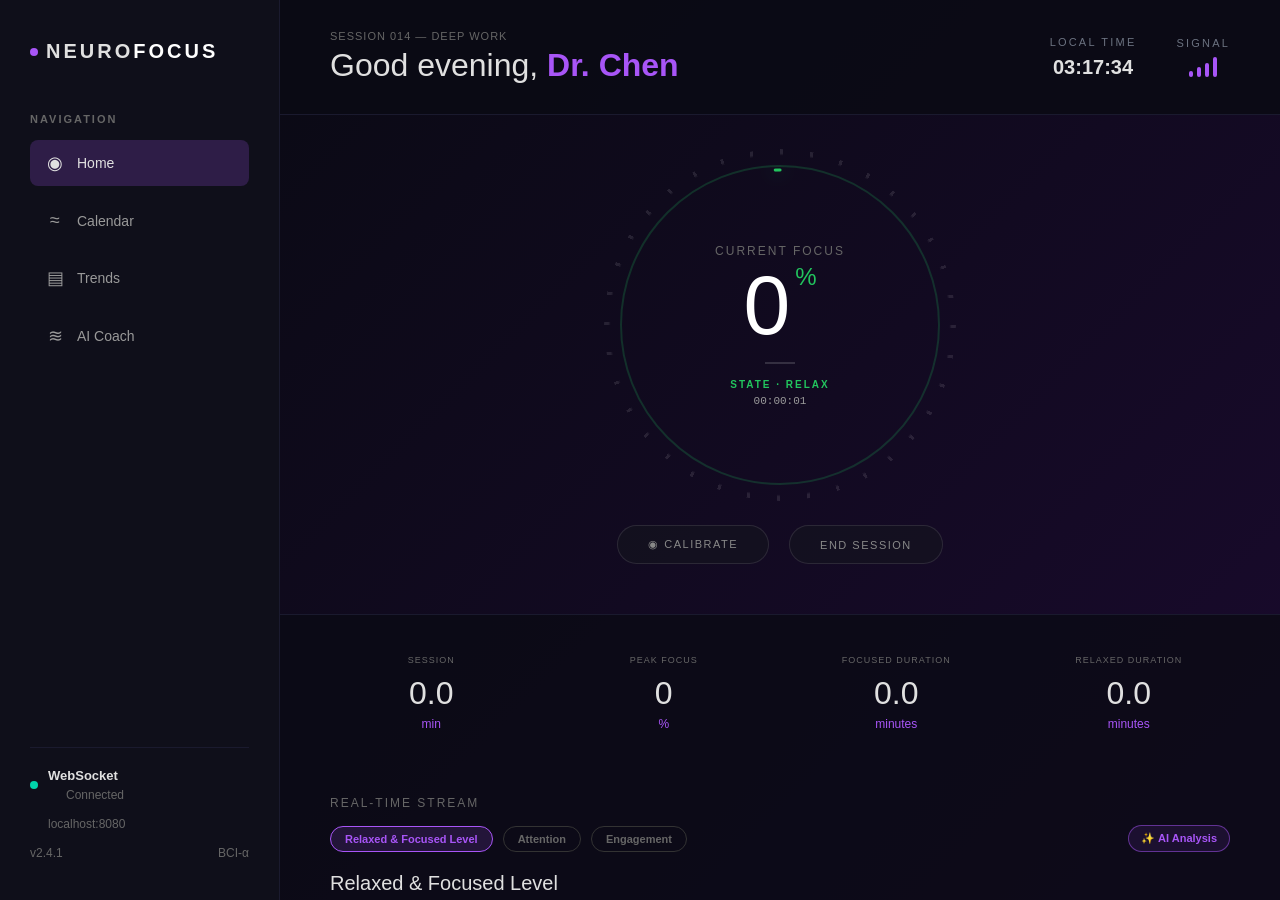
<file: index.html>
<!DOCTYPE html>
<html lang="en">
<head>
    <meta charset="UTF-8">
    <meta name="viewport" content="width=device-width, initial-scale=1.0">
    <title>NEUROFOCUS - Session Tracking</title>
    <link rel="stylesheet" href="style.css">
</head>
<body>
    <div class="container">
        <div class="sidebar">
            <div class="logo">
                <div class="logo-dot"></div>
                <div><span class="logo-text">NEURO</span><span class="logo-flow">FOCUS</span></div>
            </div>

            <div class="nav-section">
                <div class="nav-label">Navigation</div>
                <div class="nav-items">
                    <a href="index.html" class="nav-item active" style="text-decoration: none;">
                        <span class="nav-icon">◉</span>
                        <span>Home</span>
                    </a>
                    <a href="calendar.html" class="nav-item" style="text-decoration: none;">
                        <span class="nav-icon">≈</span>
                        <span>Calendar</span>
                    </a>
                    <a href="trends.html" class="nav-item" style="text-decoration: none;">
                        <span class="nav-icon">▤</span>
                        <span>Trends</span>
                    </a>
                    <a href="ai-coach.html" class="nav-item" style="text-decoration: none;">
                        <span class="nav-icon">≋</span>
                        <span>AI Coach</span>
                    </a>
                </div>
            </div>

            <div class="connection-status">
                <div class="status-item">
                    <div class="status-dot"></div>
                    <div>
                        <div class="status-label">WebSocket</div>
                        <div class="status-value">Connected</div>
                    </div>
                </div>
                <div class="status-value">localhost:8080</div>

                <div class="version">
                    <span>v2.4.1</span>
                    <span>BCI-α</span>
                </div>
            </div>
        </div>

        <div class="main-content">
            <div class="header">
                <div class="header-left">
                    <div class="header-session">SESSION 014 — DEEP WORK</div>
                    <div class="header-title">Good evening, <span class="name">Dr. Chen</span></div>
                </div>
                <div class="header-right">
                    <div class="status-block">
                        <div class="header-label">LOCAL TIME</div>
                        <div class="time" id="current-time">00:00:00</div>
                    </div>
                    
                    <div class="status-block">
                        <div class="header-label">SIGNAL</div>
                        <div class="signal-bars">
                            <div class="bar"></div>
                            <div class="bar"></div>
                            <div class="bar"></div>
                            <div class="bar"></div>
                        </div>
                    </div>
                </div>
            </div>

            <div class="main-area">
                <div class="focus-circle">
                    <div class="circle-ticks"></div>
                    <div class="circle-bg"></div>
                    <svg class="circle-progress-svg" viewBox="0 0 320 320" width="320" height="320">
                        <defs>
                            <filter id="haloGlow">
                                <feGaussianBlur stdDeviation="3" result="coloredBlur"/>
                                <feMerge>
                                    <feMergeNode in="coloredBlur"/>
                                    <feMergeNode in="SourceGraphic"/>
                                </feMerge>
                            </filter>
                        </defs>
                        <circle class="circle-progress" cx="160" cy="160" r="155" id="progressRing" filter="url(#haloGlow)"/>
                    </svg>
                    <div class="circle-inner">
                        <div class="focus-label">CURRENT FOCUS</div>
                        <div class="focus-number">
                            <span class="focus-value">0</span><span class="focus-percent">%</span>
                        </div>
                        <div class="circle-divider"></div>
                        <div class="app-state" id="app-state">STATE · IDLE</div>
                        <div class="session-timer" id="session-timer">00:00:00</div>
                    </div>
                </div>

                <div class="button-group">
                    <button class="btn primary">◉ CALIBRATE</button>
                    <button class="btn">END SESSION</button>
                </div>
            </div>

            <div class="bottom-section">
                <div class="metrics-grid">
                    <div class="metric">
                        <div class="metric-label">Session</div>
                        <div class="metric-value" id="metric-session">0.0</div>
                        <div class="metric-unit">min</div>
                        <div class="metric-change up" id="metric-session-change"></div>
                    </div>
                    <div class="metric">
                        <div class="metric-label">Peak Focus</div>
                        <div class="metric-value" id="metric-peak-focus">0</div>
                        <div class="metric-unit">%</div>
                        <div class="metric-change up" id="metric-peak-change"></div>
                    </div>
                    <div class="metric">
                        <div class="metric-label">Focused Duration</div>
                        <div class="metric-value" id="metric-focus-duration">0.0</div>
                        <div class="metric-unit">minutes</div>
                        <div class="metric-change up" id="metric-focus-change"></div>
                    </div>
                    <div class="metric">
                        <div class="metric-label">Relaxed Duration</div>
                        <div class="metric-value" id="metric-relax-duration">0.0</div>
                        <div class="metric-unit">minutes</div>
                        <div class="metric-change" id="metric-relax-change"></div>
                    </div>
                </div>

                <div class="realtime-section">
                    <div class="realtime-header" style="margin-bottom: 15px;">
                        <div class="realtime-title">Real-Time Stream</div>
                    </div>

                    <div class="stream-controls" style="display: flex; justify-content: space-between; align-items: center; margin-bottom: 20px; flex-wrap: wrap; gap: 10px;">
                        <div class="band-switcher" style="margin-bottom: 0;">
                            <button class="band-btn active" data-band="Relaxed & Focused Level" data-freq="9.9" data-amp="34">Relaxed & Focused Level</button>
                            <button class="band-btn" data-band="Attention" data-freq="18.5" data-amp="15">Attention</button>
                            <button class="band-btn" data-band="Engagement" data-freq="6.1" data-amp="42">Engagement</button>
                        </div>
                        <button class="btn-ai-analysis" id="btn-ai-analysis" style="flex-shrink: 0;">✨ AI Analysis</button>
                    </div>

                    <div class="stream-name" id="current-stream-name">Relaxed & Focused Level</div>
                    
                    <div class="stream-info">
                        <div class="stream-stat">
                            <div class="stream-stat-label">Freq</div>
                            <div class="stream-stat-value" id="stat-freq">9.9<span class="unit"> Hz</span></div>
                        </div>
                        <div class="stream-stat">
                            <div class="stream-stat-label">Amp</div>
                            <div class="stream-stat-value" id="stat-amp">0<span class="unit">µV</span></div>
                        </div>
                        <div>
                            <div class="live-badge">
                                <div class="live-dot"></div>
                                <span>LIVE</span>
                            </div>
                        </div>
                    </div>

                    <div class="waveform-container">
                        <svg id="waveform" viewBox="0 0 1000 100">
                            <defs>
                                <linearGradient id="waveGradient" x1="0%" y1="0%" x2="0%" y2="100%">
                                    <stop offset="0%" style="stop-color:#a855f7;stop-opacity:0.6" />
                                    <stop offset="100%" style="stop-color:#a855f7;stop-opacity:0.1" />
                                </linearGradient>
                            </defs>
                            <path id="wavePath" fill="url(#waveGradient)" stroke="none" d=""/>
                            <polyline id="waveStroke" fill="none" stroke="#a855f7" stroke-width="2" points=""/>
                            <circle id="waveDot" r="3" fill="#ffffff" cx="0" cy="0" filter="drop-shadow(0 0 4px rgba(255,255,255,0.8))"/>
                        </svg>
                    </div>

                    <div class="time-markers" id="time-axis-labels">
                        <span>-30s</span>
                        <span>-20s</span>
                        <span>-10s</span>
                        <span>-5s</span>
                        <span>NOW</span>
                    </div>
                </div>

                <div class="ai-analysis-panel" id="ai-analysis-panel" style="display: none;">
                    <div class="ai-analysis-header">🤖 AI Coach Insights</div>
                    <div class="ai-analysis-content">
                        </div>
                </div>
            </div>

            <div class="bottom-nav">
                <div class="nav-tab active" data-tab="home">
                    <span class="tab-icon">🏠</span>
                    <span class="tab-label">Home</span>
                </div>
                <div class="nav-tab" data-tab="calendar">
                    <span class="tab-icon">📅</span>
                    <span class="tab-label">Calendar</span>
                </div>
                <div class="nav-tab" data-tab="trends">
                    <span class="tab-icon">📊</span>
                    <span class="tab-label">Trends</span>
                </div>
                <div class="nav-tab" data-tab="coach">
                    <span class="tab-icon">🤖</span>
                    <span class="tab-label">AI Coach</span>
                </div>
            </div>
        </div>
    </div>
    <script src="script.js"></script>
</body>
</html>
</file>
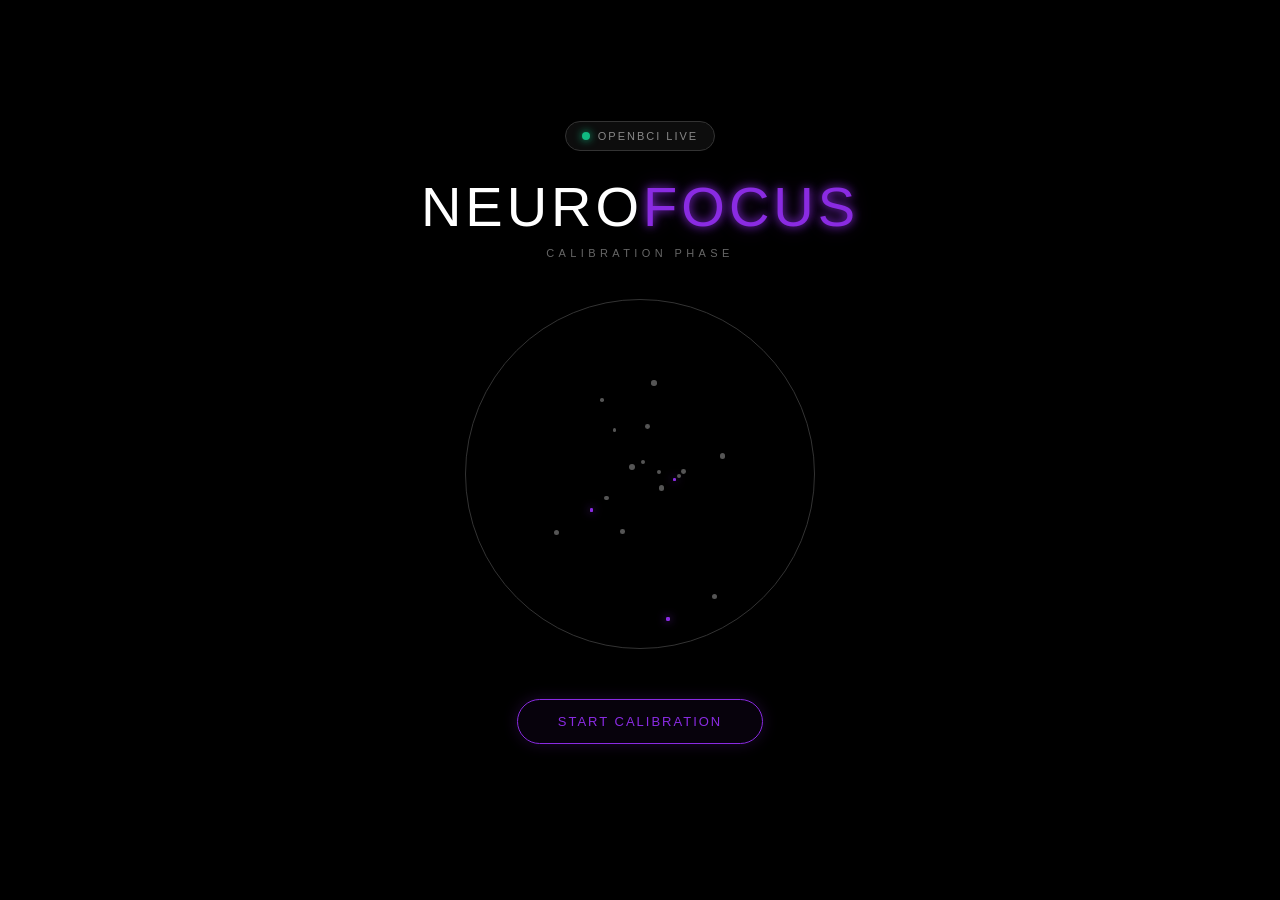
<file: calibration.html>
<!DOCTYPE html>
<html lang="en">
<head>
    <meta charset="UTF-8">
    <meta name="viewport" content="width=device-width, initial-scale=1.0">
    <title>NeuroFOCUS - Calibration</title>
    <style>
        * {
            margin: 0;
            padding: 0;
            box-sizing: border-box;
        }

        body {
            width: 100%;
            height: 100vh;
            background-color: #000000;
            font-family: 'Inter', -apple-system, BlinkMacSystemFont, 'Segoe UI', Roboto, sans-serif;
            display: flex;
            align-items: center;
            justify-content: center;
            overflow: hidden; 
        }

        .container {
            display: flex;
            flex-direction: column;
            align-items: center;
            justify-content: center;
            width: 100%;
            height: 100%;
            padding: 20px;
        }

        /* ============ STATUS BADGE ============ */
        .status-badge {
            display: flex;
            align-items: center;
            gap: 8px;
            padding: 8px 16px;
            border: 1px solid #333;
            background: rgba(255, 255, 255, 0.05);
            border-radius: 50px;
            margin-bottom: 28px;
            animation: fadeInDown 0.6s ease-out 0.2s both;
        }

        .status-dot {
            width: 8px;
            height: 8px;
            border-radius: 50%;
            background-color: #10B981;
            box-shadow: 0 0 8px #10B981;
            animation: pulse-glow 2s ease-in-out infinite;
        }

        .status-text {
            font-size: 11px;
            color: #888;
            letter-spacing: 2px;
            text-transform: uppercase;
            font-weight: 500;
        }

        @keyframes pulse-glow {
            0%, 100% {
                box-shadow: 0 0 8px #10B981, 0 0 12px rgba(16, 185, 129, 0.4);
                opacity: 0.8;
            }
            50% {
                box-shadow: 0 0 16px #10B981, 0 0 24px rgba(16, 185, 129, 0.6);
                opacity: 1;
            }
        }

        /* ============ TITLE ============ */
        .title-section {
            display: flex;
            flex-direction: column;
            align-items: center;
            gap: 12px;
            margin-bottom: 40px;
            animation: fadeInDown 0.6s ease-out 0.4s both;
        }

        .title {
            font-size: 56px;
            font-weight: 300;
            letter-spacing: 4px;
            line-height: 1;
        }

        .title-neuro {
            color: #ffffff;
        }

        .title-flow {
            color: #8A2BE2;
            text-shadow: 0 0 10px #8A2BE2, 0 0 20px rgba(138, 43, 226, 0.3);
        }

        .subtitle {
            font-size: 11px;
            color: #666;
            letter-spacing: 0.4em;
            text-transform: uppercase;
            font-weight: 400;
        }

        /* ============ CENTER SIMULATOR CIRCLE ============ */
        .simulator-circle {
            position: relative;
            width: 350px;
            height: 350px;
            aspect-ratio: 1 / 1;
            border: 1px solid #333;
            border-radius: 50%;
            margin-bottom: 50px; 
            animation: fadeIn 0.8s ease-out 0.6s both;
            flex-shrink: 0;
        }

        .particle {
            position: absolute;
            border-radius: 50%;
            pointer-events: none;
        }

        .particle-dot {
            width: 100%;
            height: 100%;
            border-radius: 50%;
            background-color: #555;
        }

        .particle-purple {
            background-color: #8A2BE2 !important;
            box-shadow: 0 0 8px #8A2BE2;
        }

        .particle-purple .particle-dot {
            background-color: #8A2BE2 !important;
        }

        @keyframes purple-pulse {
            0%, 100% {
                box-shadow: 0 0 8px #8A2BE2, 0 0 12px rgba(138, 43, 226, 0.4);
            }
            50% {
                box-shadow: 0 0 16px #8A2BE2, 0 0 20px rgba(138, 43, 226, 0.6);
            }
        }

        /* ============ PROGRESS SECTION ============ */
        .progress-section {
            display: flex;
            flex-direction: column;
            align-items: center;
            width: 100%;
            min-height: 80px; 
            animation: fadeInUp 0.6s ease-out 0.8s both;
        }

        .start-btn {
            padding: 14px 40px;
            background: rgba(138, 43, 226, 0.05);
            border: 1px solid #8A2BE2;
            color: #8A2BE2;
            font-size: 13px;
            letter-spacing: 2px;
            text-transform: uppercase;
            font-weight: 500;
            border-radius: 30px;
            cursor: pointer;
            transition: all 0.3s ease;
            box-shadow: 0 0 15px rgba(138, 43, 226, 0.2);
        }

        .start-btn:hover {
            background: rgba(138, 43, 226, 0.2);
            box-shadow: 0 0 25px rgba(138, 43, 226, 0.5);
            transform: translateY(-2px);
            color: #ffffff;
        }

        .hidden {
            display: none !important;
        }

        .progress-content {
            display: flex;
            flex-direction: column;
            align-items: center;
            width: 100%;
            animation: fadeIn 0.5s ease-out;
        }

        .calibration-text {
            color: #ccc;
            font-size: 18px; 
            font-weight: 300;
            letter-spacing: 1px;
            margin-bottom: 24px; 
        }

        .progress-bar-container {
            width: 500px;
            height: 4px;
            background-color: #222;
            border-radius: 2px;
            overflow: hidden;
            box-shadow: inset 0 0 4px rgba(0, 0, 0, 0.5);
            margin-bottom: 8px; 
        }

        .progress-bar-fill {
            width: 0%;
            height: 100%;
            background-color: #8A2BE2;
            box-shadow: 0 0 10px #8A2BE2, inset 0 0 4px rgba(138, 43, 226, 0.5);
            transition: width 0.1s linear;
            border-radius: 2px;
        }

        .progress-stats {
            display: flex;
            justify-content: space-between;
            width: 500px;
        }

        .stat-label {
            font-size: 11px;
            color: #666;
            letter-spacing: 0.1em;
            text-transform: uppercase;
            font-weight: 500;
        }

        .stat-percentage {
            font-size: 11px;
            color: #8A2BE2;
            letter-spacing: 0.05em;
            font-weight: 600;
        }

        /* ============ COMPLETION MESSAGE ============ */
        .completion-message {
            position: fixed;
            top: 50%;
            left: 50%;
            transform: translate(-50%, -50%);
            font-size: 20px;
            color: #ffffff;
            font-weight: 300;
            letter-spacing: 1px;
            opacity: 0;
            pointer-events: none;
            transition: opacity 0.5s ease-out;
        }

        .completion-message.show {
            opacity: 1;
        }

        /* ============ ANIMATIONS ============ */
        @keyframes fadeInDown {
            from { opacity: 0; transform: translateY(-20px); }
            to { opacity: 1; transform: translateY(0); }
        }

        @keyframes fadeInUp {
            from { opacity: 0; transform: translateY(20px); }
            to { opacity: 1; transform: translateY(0); }
        }

        @keyframes fadeIn {
            from { opacity: 0; }
            to { opacity: 1; }
        }
    </style>
</head>
<body>
    <div class="container">
        <div class="status-badge">
            <div class="status-dot"></div>
            <span class="status-text">Openbci Live</span>
        </div>

        <div class="title-section">
            <h1 class="title">
                <span class="title-neuro">NEURO</span><span class="title-flow">FOCUS</span>
            </h1>
            <p class="subtitle">Calibration Phase</p>
        </div>

        <div class="simulator-circle" id="simulatorCircle"></div>

        <div class="progress-section">
            <button id="startBtn" class="start-btn">Start Calibration</button>
            
            <div id="progressContent" class="progress-content hidden">
                <p class="calibration-text">Calibrating... Keep Relaxing</p>
                <div class="progress-bar-container">
                    <div class="progress-bar-fill" id="progressBarFill"></div>
                </div>
                <div class="progress-stats">
                    <span class="stat-label">Signal Lock</span>
                    <span class="stat-percentage" id="progressPercentage">0%</span>
                </div>
            </div>
        </div>

        <div class="completion-message" id="completionMessage">
            Calibration Complete
        </div>
    </div>

    <script>
        const CONFIG = {
            CIRCLE_RADIUS: 175,
            PARTICLE_COUNT: 18,
            PURPLE_PARTICLE_COUNT: 3,
            PARTICLE_SIZE_MIN: 3,
            PARTICLE_SIZE_MAX: 6,
            ANIMATION_DURATION: 12000, // 总时长（不含停顿）
            PAUSE_TIME: 2000,         // 在 25% 处停顿的时间（2秒）
            COMPLETION_DELAY: 1500,
        };

        class Particle {
            constructor(isPurple = false) {
                this.isPurple = isPurple;
                this.size = Math.random() * (CONFIG.PARTICLE_SIZE_MAX - CONFIG.PARTICLE_SIZE_MIN) + CONFIG.PARTICLE_SIZE_MIN;
                const angle = Math.random() * Math.PI * 2;
                const distance = Math.random() * CONFIG.CIRCLE_RADIUS * 0.7;
                this.x = Math.cos(angle) * distance;
                this.y = Math.sin(angle) * distance;
                const speed = 0.3 + Math.random() * 0.5;
                const velocityAngle = Math.random() * Math.PI * 2;
                this.vx = Math.cos(velocityAngle) * speed;
                this.vy = Math.sin(velocityAngle) * speed;
                this.element = document.createElement('div');
                this.element.className = `particle ${isPurple ? 'particle-purple' : ''}`;
                this.element.style.width = `${this.size}px`;
                this.element.style.height = `${this.size}px`;
                this.element.style.left = `calc(50% + ${this.x}px - ${this.size / 2}px)`;
                this.element.style.top = `calc(50% + ${this.y}px - ${this.size / 2}px)`;
                if (isPurple) {
                    this.element.style.animation = 'purple-pulse 3s ease-in-out infinite';
                }
                const dot = document.createElement('div');
                dot.className = 'particle-dot';
                this.element.appendChild(dot);
            }
            update() {
                this.x += this.vx;
                this.y += this.vy;
                const distance = Math.sqrt(this.x ** 2 + this.y ** 2);
                const maxDistance = CONFIG.CIRCLE_RADIUS - this.size / 2;
                if (distance > maxDistance) {
                    const angle = Math.atan2(this.y, this.x);
                    this.x = Math.cos(angle) * maxDistance;
                    this.y = Math.sin(angle) * maxDistance;
                    const bounceAngle = angle + Math.PI + (Math.random() - 0.5) * 0.4;
                    const speed = Math.sqrt(this.vx ** 2 + this.vy ** 2);
                    this.vx = Math.cos(bounceAngle) * speed;
                    this.vy = Math.sin(bounceAngle) * speed;
                }
                this.element.style.left = `calc(50% + ${this.x}px - ${this.size / 2}px)`;
                this.element.style.top = `calc(50% + ${this.y}px - ${this.size / 2}px)`;
            }
        }

        class ParticleManager {
            constructor(container) {
                this.container = container;
                this.particles = [];
                this.animationId = null;
                this.init();
            }
            init() {
                for (let i = 0; i < CONFIG.PARTICLE_COUNT; i++) {
                    const isPurple = i < CONFIG.PURPLE_PARTICLE_COUNT;
                    const particle = new Particle(isPurple);
                    this.particles.push(particle);
                    this.container.appendChild(particle.element);
                }
                this.animate();
            }
            animate = () => {
                this.particles.forEach(particle => particle.update());
                this.animationId = requestAnimationFrame(this.animate);
            }
            stop() {
                if (this.animationId) cancelAnimationFrame(this.animationId);
            }
        }

        class CalibrationController {
            constructor() {
                this.isComplete = false;
                this.startBtn = document.getElementById('startBtn');
                this.progressContent = document.getElementById('progressContent');
                this.progressBar = document.getElementById('progressBarFill');
                this.progressPercentage = document.getElementById('progressPercentage');
                this.completionMessage = document.getElementById('completionMessage');
                this.simulatorCircle = document.getElementById('simulatorCircle');
                this.particleManager = new ParticleManager(this.simulatorCircle);

                this.startBtn.addEventListener('click', () => {
                    this.startBtn.classList.add('hidden');
                    this.progressContent.classList.remove('hidden');
                    this.startCalibration();
                });
            }

            startCalibration() {
                this.startTime = Date.now(); 

                const updateInterval = setInterval(() => {
                    if (this.isComplete) {
                        clearInterval(updateInterval);
                        return;
                    }

                    const elapsed = Date.now() - this.startTime;
                    let progress = 0;

                    // 计算非线性进度逻辑
                    // 1. 第一阶段: 0% -> 25% (用掉总时长的 1/4)
                    const firstPhaseDuration = CONFIG.ANIMATION_DURATION / 4;
                    
                    if (elapsed < firstPhaseDuration) {
                        progress = (elapsed / firstPhaseDuration) * 25;
                    } 
                    // 2. 第二阶段: 卡在 25% (持续 PAUSE_TIME)
                    else if (elapsed < firstPhaseDuration + CONFIG.PAUSE_TIME) {
                        progress = 25;
                    } 
                    // 3. 第三阶段: 25% -> 100% (加速载入，用掉剩余时长)
                    else {
                        const remainingElapsed = elapsed - firstPhaseDuration - CONFIG.PAUSE_TIME;
                        const remainingDuration = CONFIG.ANIMATION_DURATION * 0.75; // 剩余 75% 的进度
                        // 加快速度：我们将原本需要 0.75 时长的进度在更短时间内完成
                        // 这里设置加速倍率为 1.5
                        const accelFactor = 1.8; 
                        progress = 25 + (remainingElapsed / (remainingDuration / accelFactor)) * 75;
                    }

                    progress = Math.min(progress, 100);

                    this.progressBar.style.width = `${progress}%`;
                    this.progressPercentage.textContent = `${Math.round(progress)}%`;

                    if (progress >= 100) {
                        this.complete();
                        clearInterval(updateInterval);
                    }
                }, 30);
            }

            complete() {
                this.isComplete = true;
                this.particleManager.stop();
                this.completionMessage.classList.add('show');
                this.progressPercentage.style.color = '#10B981';
                this.progressPercentage.textContent = '100%';
                setTimeout(() => {
                    window.location.href = 'index.html';
                }, CONFIG.COMPLETION_DELAY);
            }
        }

        document.addEventListener('DOMContentLoaded', () => {
            new CalibrationController();
        });
    </script>
</body>
</html>
</file>
<file: style.css>
* {
    margin: 0;
    padding: 0;
    box-sizing: border-box;
}

:root {
    /* 默认加载时使用 RELAX 状态的颜色，防止出现灰色 */
    --accent-color: #22C55E;
    --accent-color-light: rgba(34, 197, 94, 0.2);
    --accent-glow: rgba(34, 197, 94, 0.4);
    --state-label: "RELAX";
    transition: --accent-color 0.5s ease, --accent-color-light 0.5s ease, --accent-glow 0.5s ease;
}

/* FOCUS State (紫色) */
:root.state-focus {
    --accent-color: #a855f7;
    --accent-color-light: rgba(168, 85, 247, 0.2);
    --accent-glow: rgba(168, 85, 247, 0.4);
    --state-label: "FOCUS";
}

/* RELAX State (绿色) */
:root.state-relax {
    --accent-color: #22C55E;
    --accent-color-light: rgba(34, 197, 94, 0.2);
    --accent-glow: rgba(34, 197, 94, 0.4);
    --state-label: "RELAX";
}



body {
    font-family: 'Segoe UI', Tahoma, Geneva, Verdana, sans-serif;
    background: #0a0a14;
    color: #e0e0e0;
    overflow-x: hidden;
}

.container {
    display: flex;
    height: 100vh;
    background: #0a0a14;
}

/* ===== SIDEBAR ===== */
.sidebar {
    width: 280px;
    background: #0f0f1a;
    padding: 40px 30px;
    border-right: 1px solid #1a1a2e;
    display: flex;
    flex-direction: column;
    overflow-y: auto;
}

.logo {
    font-size: 20px;
    font-weight: 600;
    margin-bottom: 50px;
    letter-spacing: 3px;
    display: flex;
    align-items: center;
    gap: 8px;
}

.logo-dot {
    width: 8px;
    height: 8px;
    background: #a855f7;
    border-radius: 50%;
}

.logo-text { color: #e0e0e0; }
.logo-flow { font-weight: 700; color: #ffffff; }

.nav-section { margin-bottom: 40px; }

.nav-label {
    font-size: 11px;
    color: #666;
    text-transform: uppercase;
    letter-spacing: 2px;
    margin-bottom: 15px;
    font-weight: 600;
}

.nav-items { display: flex; flex-direction: column; gap: 12px; }

.nav-item {
    display: flex;
    align-items: center;
    gap: 12px;
    padding: 12px 15px;
    cursor: pointer;
    border-radius: 8px;
    transition: all 0.3s;
    color: #999;
    font-size: 14px;
}

.nav-item:hover { background: rgba(168, 85, 247, 0.1); color: #e0e0e0; }
.nav-item.active { background: rgba(168, 85, 247, 0.2); color: #e0e0e0; }
.nav-icon { font-size: 18px; width: 20px; text-align: center; }

.connection-status { margin-top: auto; border-top: 1px solid #1a1a2e; padding-top: 20px; }
.status-item { display: flex; align-items: center; gap: 10px; margin-bottom: 15px; font-size: 13px; }
.status-dot { width: 8px; height: 8px; background: #00d4aa; border-radius: 50%; }
.status-label { font-weight: 600; }
.status-value { color: #666; font-size: 12px; margin-top: 5px; margin-left: 18px; }
.version { font-size: 12px; color: #666; margin-top: 15px; display: flex; justify-content: space-between; }

/* ===== MAIN CONTENT ===== */
.main-content {
    flex: 1;
    display: flex;
    flex-direction: column;
    overflow-y: auto;
    background: linear-gradient(135deg, #0a0a14 0%, #1a0a2e 100%);
    position: relative; /* 为绝对定位做准备 */
}

/* HEADER */
.header {
    padding: 30px 50px;
    display: flex;
    justify-content: space-between;
    align-items: center;
    border-bottom: 1px solid #1a1a2e;
    background: rgba(10, 10, 20, 0.9);
}

.header-left { display: flex; flex-direction: column; gap: 5px; }
.header-session { font-size: 11px; color: #666; text-transform: uppercase; letter-spacing: 1px; }
.header-title { font-size: 32px; font-weight: 300; }
.header-title .name { color: #a855f7; font-weight: 600; }

.header-right { display: flex; align-items: center; gap: 40px; }
.status-block { display: flex; flex-direction: column; align-items: center; gap: 8px; }
.header-label { font-size: 11px; color: #6b7280; letter-spacing: 0.2em; text-transform: uppercase; }
.time { font-size: 20px; font-weight: 600; }

.signal-bars { display: flex; align-items: flex-end; gap: 4px; height: 20px; }
.bar {
    width: 4px; background-color: #a855f7; border-radius: 2px;
    transform-origin: bottom; animation: signal-bounce 1s infinite alternate ease-in-out; 
}
.bar:nth-child(1) { height: 6px; animation-delay: 0.1s; }
.bar:nth-child(2) { height: 10px; animation-delay: 0.3s; }
.bar:nth-child(3) { height: 14px; animation-delay: 0.5s; }
.bar:nth-child(4) { height: 20px; animation-delay: 0.7s; }

@keyframes signal-bounce {
    0% { transform: scaleY(0.6); }
    100% { transform: scaleY(1.1); }
}

/* MAIN AREA */
.main-area {
    padding: 50px;
    display: flex;
    flex-direction: column;
    align-items: center;
    justify-content: center;
}

.focus-circle {
    position: relative; width: 320px; height: 320px; margin-bottom: 40px;
    display: flex; align-items: center; justify-content: center;
}

.circle-bg {
    position: absolute; width: 100%; height: 100%; border-radius: 50%;
    border: 2px solid var(--accent-color-light);
    transition: border-color 0.5s ease;
}

.circle-ticks {
    position: absolute; width: 110%; height: 110%; border-radius: 50%;
    background: repeating-conic-gradient(from 0deg, rgba(255, 255, 255, 0.1) 0deg, rgba(255, 255, 255, 0.1) 1deg, transparent 1deg, transparent 10deg);
    -webkit-mask: radial-gradient(transparent 68%, black 69%);
    mask: radial-gradient(transparent 68%, black 69%);
    pointer-events: none;
}

.circle-progress-svg {
    position: absolute;
    width: 100%;
    height: 100%;
    transform: rotate(-90deg);
}

.circle-progress {
    fill: none;
    stroke: var(--accent-color);
    stroke-width: 3;
    stroke-linecap: round;
    stroke-dasharray: 971.24;
    stroke-dashoffset: 0;
    filter: drop-shadow(0 0 8px var(--accent-glow));
    transition: stroke 0.5s ease, filter 0.5s ease, stroke-dashoffset 0.6s ease;
}

.circle-inner {
    position: absolute; z-index: 2; display: flex; flex-direction: column;
    align-items: center; justify-content: center;
}

.focus-label { font-size: 12px; color: #666; letter-spacing: 2px; margin-bottom: 5px; }
.focus-value { font-size: 84px; font-weight: 300; color: #ffffff; line-height: 1; }
.focus-percent { font-size: 24px; color: var(--accent-color); vertical-align: top; margin-left: 5px; transition: color 0.5s ease; }
.circle-divider { width: 30px; height: 2px; background: rgba(255, 255, 255, 0.15); margin: 15px 0; }
.app-state { font-size: 10px; color: var(--accent-color); letter-spacing: 2px; margin-top: 0; font-weight: 600; text-transform: uppercase; transition: color 0.5s ease; }
.session-timer { font-size: 11px; color: #999; margin-top: 5px; font-family: 'Courier New', monospace; }

/* BUTTONS */
.button-group {
    display: flex; gap: 20px; justify-content: center; z-index: 10;
}

.btn {
    display: flex; align-items: center; gap: 8px; padding: 12px 30px;
    background: rgba(20, 20, 30, 0.6); color: #888; border: 1px solid rgba(255, 255, 255, 0.1);
    border-radius: 30px; cursor: pointer; font-size: 11px; font-weight: 500;
    letter-spacing: 1.5px; transition: all 0.3s;
}

.btn:hover { border-color: rgba(168, 85, 247, 0.5); color: #fff; }
.btn-calibrate .dot { width: 6px; height: 6px; background-color: #a855f7; border-radius: 50%; box-shadow: 0 0 8px #a855f7; }

/* BOTTOM SECTION */
.bottom-section { padding: 40px 50px; background: rgba(10, 10, 20, 0.8); border-top: 1px solid #1a1a2e; }
.metrics-grid { display: grid; grid-template-columns: repeat(4, 1fr); gap: 30px; margin-bottom: 60px; }
.metric { text-align: center; }
.metric-label { font-size: 9px; color: #666; text-transform: uppercase; letter-spacing: 1px; margin-bottom: 10px; }
.metric-value { font-size: 32px; font-weight: 300; color: #e0e0e0; margin-bottom: 5px; }
.metric-unit { font-size: 12px; color: #a855f7; }
.metric-change { font-size: 11px; color: #666; margin-top: 5px; }
.metric-change.up { color: #00d4aa; }

/* REAL-TIME STREAM */
.realtime-section { margin-bottom: 40px; }
.realtime-title { font-size: 12px; color: #666; letter-spacing: 2px; text-transform: uppercase; }
.stream-name { font-size: 20px; font-weight: 300; color: #e0e0e0; margin-bottom: 20px; }
.stream-info { display: flex; gap: 40px; align-items: center; margin-bottom: 30px; }
.stream-stat { display: flex; flex-direction: column; gap: 5px; }
.stream-stat-label { font-size: 9px; color: #666; text-transform: uppercase; letter-spacing: 1px; }
.stream-stat-value { font-size: 18px; font-weight: 300; }
.stream-stat-value .unit { color: #a855f7; font-size: 12px; }

.live-badge { display: inline-flex; align-items: center; gap: 6px; background: rgba(168, 85, 247, 0.2); padding: 6px 12px; border-radius: 20px; font-size: 11px; color: #a855f7; }
.live-dot { width: 6px; height: 6px; background: #a855f7; border-radius: 50%; animation: pulse 2s infinite; }

@keyframes pulse { 0%, 100% { opacity: 1; } 50% { opacity: 0.5; } }

.btn-ai-analysis { background: rgba(168, 85, 247, 0.1); color: #a855f7; border: 1px solid rgba(168, 85, 247, 0.5); padding: 6px 12px; border-radius: 15px; font-size: 11px; cursor: pointer; transition: all 0.3s; font-weight: 600; }
.btn-ai-analysis:hover { background: rgba(168, 85, 247, 0.2); box-shadow: 0 0 10px rgba(168, 85, 247, 0.3); }

.band-switcher { display: flex; gap: 10px; margin-bottom: 15px; flex-wrap: wrap; }
.band-btn { background: transparent; color: #666; border: 1px solid #333; padding: 6px 14px; border-radius: 20px; font-size: 11px; cursor: pointer; transition: all 0.3s; font-weight: 600; }
.band-btn:hover { color: #a855f7; border-color: #a855f7; }
.band-btn.active { background: rgba(168, 85, 247, 0.15); color: #a855f7; border-color: #a855f7; }

.ai-analysis-panel { 
    margin-top: 30px; 
    padding: 20px; 
    background: linear-gradient(to right, rgba(168, 85, 247, 0.05), rgba(10, 10, 20, 0)); 
    border-left: 3px solid #a855f7; border-radius: 4px; animation: slideDown 0.4s ease-out; 

    /* 确保面板能随内容伸缩，不要写死 height */
    min-height: 100px; 
    max-height: 600px; /* 如果太长了，允许内部滚动 */
    overflow-y: auto;  /* 开启垂直滚动条 */
    /* 其他样式... */
}

.ai-analysis-content {
    height: auto;
    overflow: visible;
}
.ai-analysis-header { font-size: 14px; font-weight: 600; color: #a855f7; margin-bottom: 12px; }
.ai-analysis-content p { font-size: 13px; color: #ccc; line-height: 1.6; margin-bottom: 10px; }

@keyframes slideDown { from { opacity: 0; transform: translateY(-10px); } to { opacity: 1; transform: translateY(0); } }

/* WAVEFORM */
.waveform-container {
    margin: 30px 0; height: 120px;
    background-image: repeating-linear-gradient(to right, transparent, transparent 99px, rgba(255,255,255,0.03) 99px, rgba(255,255,255,0.03) 100px);
    background-color: #050508; border-radius: 8px; padding: 15px 0; position: relative; overflow: hidden; border: 1px solid rgba(255, 255, 255, 0.02);
}
#waveform { width: 100%; height: 100%; display: block; }
#waveStroke { filter: drop-shadow(0px 0px 4px rgba(168, 85, 247, 0.6)); }
.time-markers { display: flex; justify-content: space-between; font-size: 10px; color: #666; margin-top: 8px; }

::-webkit-scrollbar { width: 8px; }
::-webkit-scrollbar-track { background: transparent; }
::-webkit-scrollbar-thumb { background: #1a1a2e; border-radius: 4px; }
::-webkit-scrollbar-thumb:hover { background: #333; }

/* BOTTOM NAV (默认隐藏) */
.bottom-nav {
    display: none; position: fixed; bottom: 0; left: 0; right: 0; height: 65px;
    background: rgba(15, 15, 26, 0.9); /* 半透明背景 */
    backdrop-filter: blur(10px); /* 毛玻璃效果 */
    -webkit-backdrop-filter: blur(10px);
    border-top: 1px solid rgba(255,255,255,0.05);
    justify-content: space-around; align-items: center; z-index: 999;
}

.nav-tab {
    display: flex; flex-direction: column; align-items: center; gap: 4px; padding: 8px;
    cursor: pointer; color: #666; transition: all 0.3s; flex: 1; height: 100%; justify-content: center;
}
.nav-tab:hover, .nav-tab.active { color: #a855f7; }
.tab-icon { font-size: 20px; }
.tab-label { font-size: 10px; text-transform: uppercase; letter-spacing: 0.5px; }


/* ====================================================
   ===== 响应式布局自适应 (RESPONSIVE DESIGN) ===== 
   ==================================================== */

/* Tablet & Small Desktop */
@media (max-width: 1024px) {
    .sidebar { width: 220px; padding: 30px 20px; }
    .header { padding: 20px 30px; }
    .main-area { padding: 30px 20px; }
    .focus-circle { width: 280px; height: 280px; }
    .focus-value { font-size: 64px; }
    .metrics-grid { grid-template-columns: repeat(2, 1fr); gap: 20px; }
}

/* Mobile Devices (手机端核心重构) */
@media (max-width: 768px) {
    .header-title {
        font-size: 24px;
        text-align: center;
    }

    .header-session { display: none; } /* 移动端隐藏Session信息节省空间 */

    .header-title .name {
        display: block; 
        margin-top: 4px; /* 可选：加一点上边距，让两行文字之间有点呼吸感 */
    }

    .container { flex-direction: column; }
    
    /* 1. 侧边栏变成顶部Logo栏 */
    .sidebar { 
        width: 100%; height: 40px; padding: 0 20px; 
        flex-direction: row; align-items: center; justify-content: center; 
        border-right: none; border-bottom: 1px solid #1a1a2e; 
        overflow: hidden; flex-shrink: 0;
    }
    .logo { margin-bottom: 0; font-size: 16px; }
    .nav-section, .connection-status { display: none; } /* 隐藏左侧菜单内容 */

    /* 2. 主体内容增加底部内边距，防遮挡 */
    .main-content { padding-bottom: 80px; }

    /* 3. Header 紧凑化 */
    .header { padding: 15px 20px; align-items: center; flex-direction: column; gap: 10px; }
    .header-right { display: none; } /* 移动端隐藏时间和信号条节省空间 */
    .header-title { font-size: 24px; }

    /* 4. 圆环区缩放与居中 */
    .main-area { 
        padding-left: 20px;
        padding-right: 20px;
        padding-top: 60px; /* 增加顶部内边距，避免与Header重叠 */
        padding-bottom: 0px;
    }
    .focus-circle { width: 240px; height: 240px; margin-bottom: 30px; }
    .focus-value { font-size: 56px; }
    
    /* 5. 修复按钮组 (核心修复) */
    .button-group { 
        display: flex; /* 取消 display:none */
        width: 100%; max-width: 400px; gap: 15px; 
        padding: 40px;
    }
    .btn { flex: 1; padding: 14px 10px; justify-content: center; font-size: 10px; }

    /* 6. 数据展示卡片化 */
    .bottom-section { padding: 30px 20px; border-top: none; }
    .metrics-grid { grid-template-columns: repeat(2, 1fr); gap: 15px; margin-bottom: 60px; }
    .metric { 
        background: rgba(168, 85, 247, 0.04); 
        padding: 15px; border-radius: 12px; 
        border: 1px solid rgba(255,255,255,0.02); 
    }
    .metric-value { font-size: 24px; }
    
    /* 7. 控制台区排版优化 */
    .stream-controls { flex-direction: column; align-items: stretch; gap: 15px; }
    .band-switcher { justify-content: center; margin-bottom: 0; }
    .band-btn { flex: 1; text-align: center; padding: 8px 10px; }
    .btn-ai-analysis { align-self: center; width: 100%; padding: 10px; }

    .stream-info { gap: 20px; flex-wrap: wrap; margin-bottom: 15px;}
    .waveform-container { height: 100px; margin: 15px 0; }
    
    /* 8. 唤醒底部导航栏 */
    .bottom-nav { display: flex; }
}

/* Small Mobile (屏幕极小的设备) */
@media (max-width: 480px) {
    .logo { font-size: 14px; }
    .sidebar { height: 50px; }
    .header-title { font-size: 24px; }
    .mobile-main-focus { margin-bottom: 25px; }
    .focus-circle-enhanced { width: 200px; height: 200px; }
    
    /* ===== 核心修改：强制 2x2 网格 ===== */
    .metrics-grid-mobile { 
        grid-template-columns: repeat(2, 1fr); /* 强制每行两列 */
        gap: 10px; /* 小屏幕适当缩小卡片间距 */
    }
    
    /* 微调卡片内部空间，防止文字溢出 */
    .metric-card { 
        padding: 12px 8px; /* 减小内边距，给文字留出更多空间 */
    }
    
    .metric-card .label {
        font-size: 8px; /* 标题稍微调小 */
        margin-bottom: 6px;
    }
    
    .metric-card .value { 
        font-size: 24px; /* 主数字适度调小，防止 10.4 这种带小数点的折行 */
        margin-bottom: 3px;
    }
    
    .metric-card .unit,
    .metric-card .label-sub, 
    .metric-card .change {
        font-size: 9px; /* 辅助信息调小 */
    }
    /* =================================== */

    .stat-value { font-size: 14px; }
    .waveform-container { height: 80px; }
}
</file>
